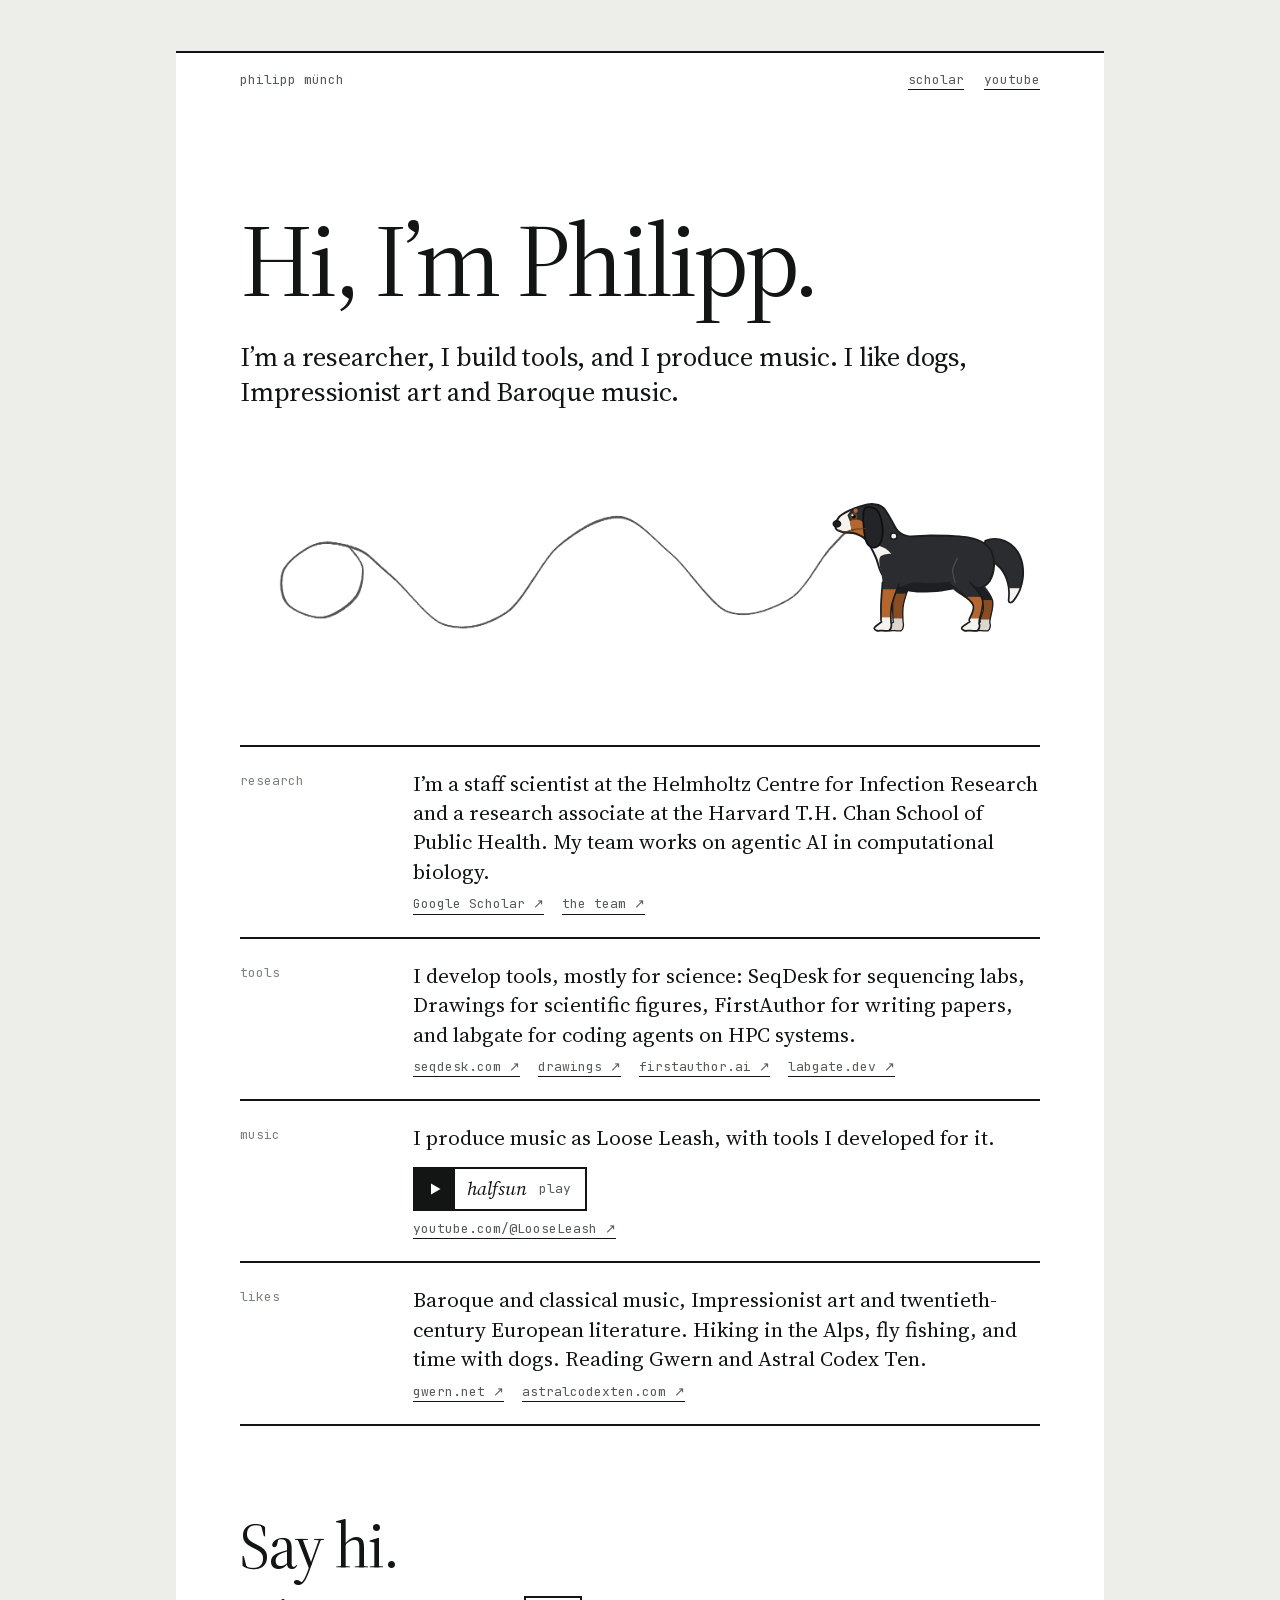
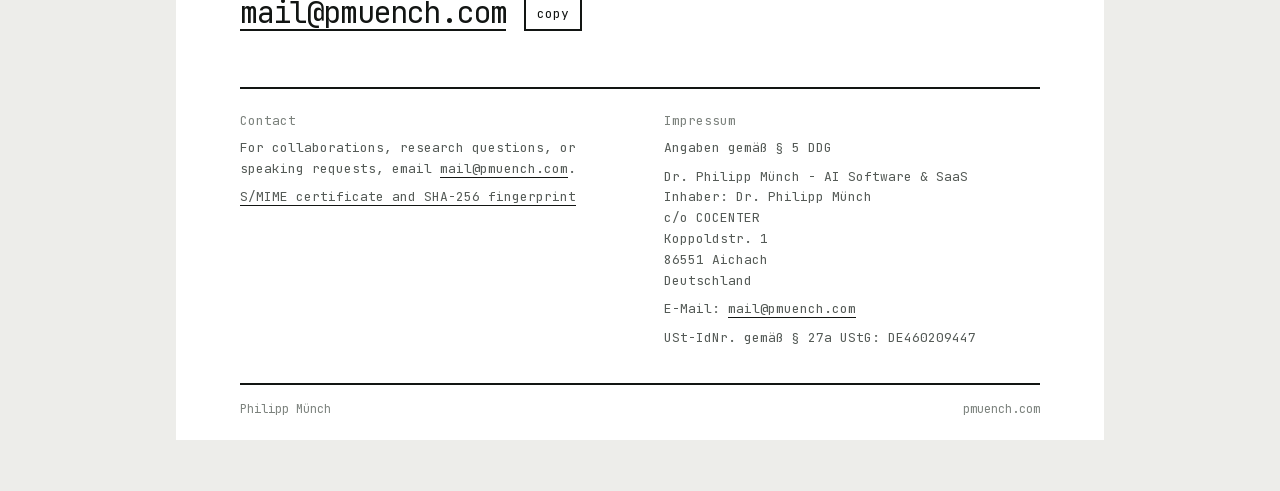
<file: index.html>
<!DOCTYPE html>
<html lang="en">
<head>
<meta charset="UTF-8">
<meta name="viewport" content="width=device-width, initial-scale=1">
<title>Philipp Münch</title>
<meta name="description" content="Philipp Münch: researcher, tool builder and music producer. Staff scientist at the Helmholtz Centre for Infection Research, research associate at the Harvard T.H. Chan School of Public Health.">
<meta property="og:title" content="Philipp Münch">
<meta property="og:description" content="I’m a researcher, I build tools, and I produce music.">
<meta property="og:type" content="website">
<meta property="og:url" content="https://pmuench.com/">
<style>
@font-face{font-family:'Inter';font-style:normal;font-weight:400 700;font-display:swap;src:url(fonts/Inter-normal-400-latin-ext.woff2) format('woff2');unicode-range:U+0100-02BA, U+02BD-02C5, U+02C7-02CC, U+02CE-02D7, U+02DD-02FF, U+0304, U+0308, U+0329, U+1D00-1DBF, U+1E00-1E9F, U+1EF2-1EFF, U+2020, U+20A0-20AB, U+20AD-20C0, U+2113, U+2C60-2C7F, U+A720-A7FF}
@font-face{font-family:'Inter';font-style:normal;font-weight:400 700;font-display:swap;src:url(fonts/Inter-normal-400-latin.woff2) format('woff2');unicode-range:U+0000-00FF, U+0131, U+0152-0153, U+02BB-02BC, U+02C6, U+02DA, U+02DC, U+0304, U+0308, U+0329, U+2000-206F, U+20AC, U+2122, U+2191, U+2193, U+2212, U+2215, U+FEFF, U+FFFD}
@font-face{font-family:'JetBrains Mono';font-style:normal;font-weight:400;font-display:swap;src:url(fonts/JetBrainsMono-normal-400-latin-ext.woff2) format('woff2');unicode-range:U+0100-02BA, U+02BD-02C5, U+02C7-02CC, U+02CE-02D7, U+02DD-02FF, U+0304, U+0308, U+0329, U+1D00-1DBF, U+1E00-1E9F, U+1EF2-1EFF, U+2020, U+20A0-20AB, U+20AD-20C0, U+2113, U+2C60-2C7F, U+A720-A7FF}
@font-face{font-family:'JetBrains Mono';font-style:normal;font-weight:400;font-display:swap;src:url(fonts/JetBrainsMono-normal-400-latin.woff2) format('woff2');unicode-range:U+0000-00FF, U+0131, U+0152-0153, U+02BB-02BC, U+02C6, U+02DA, U+02DC, U+0304, U+0308, U+0329, U+2000-206F, U+20AC, U+2122, U+2191, U+2193, U+2212, U+2215, U+FEFF, U+FFFD}
@font-face{font-family:'Source Serif 4';font-style:normal;font-weight:400 700;font-display:swap;src:url(fonts/SourceSerif4-normal-400-latin-ext.woff2) format('woff2');unicode-range:U+0100-02BA, U+02BD-02C5, U+02C7-02CC, U+02CE-02D7, U+02DD-02FF, U+0304, U+0308, U+0329, U+1D00-1DBF, U+1E00-1E9F, U+1EF2-1EFF, U+2020, U+20A0-20AB, U+20AD-20C0, U+2113, U+2C60-2C7F, U+A720-A7FF}
@font-face{font-family:'Source Serif 4';font-style:normal;font-weight:400 700;font-display:swap;src:url(fonts/SourceSerif4-normal-400-latin.woff2) format('woff2');unicode-range:U+0000-00FF, U+0131, U+0152-0153, U+02BB-02BC, U+02C6, U+02DA, U+02DC, U+0304, U+0308, U+0329, U+2000-206F, U+20AC, U+2122, U+2191, U+2193, U+2212, U+2215, U+FEFF, U+FFFD}
@font-face{font-family:'Source Serif 4';font-style:italic;font-weight:400 700;font-display:swap;src:url(fonts/SourceSerif4-italic-400-latin-ext.woff2) format('woff2');unicode-range:U+0100-02BA, U+02BD-02C5, U+02C7-02CC, U+02CE-02D7, U+02DD-02FF, U+0304, U+0308, U+0329, U+1D00-1DBF, U+1E00-1E9F, U+1EF2-1EFF, U+2020, U+20A0-20AB, U+20AD-20C0, U+2113, U+2C60-2C7F, U+A720-A7FF}
@font-face{font-family:'Source Serif 4';font-style:italic;font-weight:400 700;font-display:swap;src:url(fonts/SourceSerif4-italic-400-latin.woff2) format('woff2');unicode-range:U+0000-00FF, U+0131, U+0152-0153, U+02BB-02BC, U+02C6, U+02DA, U+02DC, U+0304, U+0308, U+0329, U+2000-206F, U+20AC, U+2122, U+2191, U+2193, U+2212, U+2215, U+FEFF, U+FFFD}
/* Layout: one quiet column. Ink rules between rows, mono labels in the margin, a pencil drawing beside each line. */
:root{
  --bg:#EDEDEA; --paper:#FFFFFF; --ink:#121513; --muted:#555B57; --faint:#7C827D; --pencil:#2E312F;
  --serif:"Source Serif 4",Georgia,serif; --ui:Inter,system-ui,-apple-system,"Segoe UI",sans-serif; --mono:"JetBrains Mono",ui-monospace,Menlo,monospace;
  --rule:2px solid var(--ink);
}
@media (prefers-color-scheme: dark){ :root:not([data-theme="light"]){ --bg:#0E100F; --paper:#161917; --ink:#EDEDEA; --muted:#A9AEA9; --faint:#858B86; --pencil:#D9DCD8; color-scheme:dark } }
:root[data-theme="dark"]{ --bg:#0E100F; --paper:#161917; --ink:#EDEDEA; --muted:#A9AEA9; --faint:#858B86; --pencil:#D9DCD8; color-scheme:dark }
@media (prefers-color-scheme: dark){ :root:not([data-theme="light"]) .dr{filter:invert(1) hue-rotate(180deg)} }
:root[data-theme="dark"] .dr{filter:invert(1) hue-rotate(180deg)}
*{box-sizing:border-box}
body{margin:0;background:var(--bg);color:var(--ink);font:400 17px/1.55 var(--ui);-webkit-font-smoothing:antialiased}
a{color:inherit;text-decoration:none;border-bottom:2px solid var(--ink)}
a:hover{background:var(--ink);color:var(--paper)}
a:focus-visible,button:focus-visible{outline:2px solid var(--ink);outline-offset:3px}
.wrap{max-width:960px;margin:0 auto;padding-block:clamp(16px,4vw,56px);padding-left:max(16px,env(safe-area-inset-left,0px));padding-right:max(16px,env(safe-area-inset-right,0px))}
.sheet{background:var(--paper);border-top:var(--rule);padding:0 clamp(20px,5vw,64px)}
.top{display:flex;flex-wrap:wrap;justify-content:space-between;gap:8px 24px;padding:18px 0;font:400 13px/1.4 var(--mono);color:var(--muted)}
.top nav{display:flex;flex-wrap:wrap;gap:6px 20px}
.top a{border-bottom-width:1px}
.hero{padding:clamp(36px,8vw,104px) 0 0}
.hero h1{font:400 clamp(46px,9.4vw,104px)/.94 var(--serif);letter-spacing:-.035em;margin:0;text-wrap:balance}
.hero p{font:400 clamp(20px,2.5vw,27px)/1.3 var(--serif);letter-spacing:-.008em;margin:clamp(18px,2.6vw,30px) 0 0;max-width:27em;color:var(--ink)}
.art{margin:clamp(14px,3vw,36px) 0 0}
.art img{display:block;width:100%;height:auto}
.lead{position:relative}
.dog{position:absolute;left:73.33%;top:5.56%;width:25.83%;height:auto}
.dr{max-width:100%;height:auto}.dr.sm{display:block;width:100%}
.hero p.cap{font:400 12px/1.4 var(--mono);letter-spacing:0;color:var(--faint);margin:6px 0 0;max-width:none;text-align:right}
.list{margin:clamp(28px,5vw,60px) 0 0}
.it{display:grid;grid-template-columns:8.5em minmax(0,1fr);gap:6px 28px;padding:clamp(16px,2.2vw,22px) 0;border-top:var(--rule)}
.it:last-child{border-bottom:var(--rule)}
.it .l{font:400 13px/1.9 var(--mono);color:var(--faint);align-self:start}
.it > div{align-self:start}
.it p{margin:0;font:400 clamp(18px,2vw,21px)/1.4 var(--serif);max-width:32em}
.it .more{font:400 13px/1.5 var(--mono);color:var(--muted);margin-top:8px;display:flex;flex-wrap:wrap;gap:6px 18px}
.it .more a{border-bottom-width:1px}
.play{display:inline-flex;align-items:center;gap:12px;margin-top:14px;border:var(--rule);padding-right:14px}
.play .ic{width:40px;height:40px;display:grid;place-items:center;background:var(--ink)}
.play .ic svg{fill:var(--paper)}
.play .tt{font:400 19px/1 var(--serif);font-style:italic}
.play .ts{font:400 13px/1 var(--mono);color:var(--muted)}
.yt{display:block;width:100%;max-width:520px;aspect-ratio:16/9;border:var(--rule);margin-top:14px}
.legal{display:grid;grid-template-columns:repeat(2,minmax(0,1fr));gap:24px 48px;border-top:var(--rule);padding:22px 0 26px;font:400 13px/1.6 var(--mono);color:var(--muted)}
.legal h3{font:400 13px/1.6 var(--mono);color:var(--faint);margin:0 0 6px}
.legal p,.legal address{margin:0 0 8px;font-style:normal}
.legal a{border-bottom-width:1px}
@media (max-width:600px){.legal{grid-template-columns:minmax(0,1fr)}}
.play:hover .ic{background:var(--paper)}.play:hover .ic svg{fill:var(--ink)}.play:hover .ts{color:inherit}
.hi{padding:clamp(40px,7vw,88px) 0 clamp(28px,5vw,56px)}
.hi h2{font:400 clamp(36px,6vw,64px)/1 var(--serif);letter-spacing:-.03em;margin:0}
.mail{display:flex;flex-wrap:wrap;align-items:center;gap:12px 18px;margin-top:18px}
.mail a{border-bottom-width:2px;font:500 clamp(17px,3vw,30px)/1.1 var(--mono);letter-spacing:-.045em;overflow-wrap:anywhere;user-select:all}
.mail button{font:400 13px/1 var(--mono);background:none;color:inherit;border:var(--rule);padding:9px 11px;cursor:pointer}
.mail button:hover{background:var(--ink);color:var(--paper)}
.foot{display:flex;flex-wrap:wrap;justify-content:space-between;gap:6px 24px;border-top:var(--rule);padding:16px 0 22px;font:400 12px/1.4 var(--mono);color:var(--faint)}
@media (max-width:600px){ .it{grid-template-columns:minmax(0,1fr)} .it .l{line-height:1.3} .dr.sm{width:150px} }
</style>
</head>
<body>
<div class="wrap"><div class="sheet">

<header class="top">
  <span>philipp münch</span>
  <nav aria-label="Elsewhere"><a href="https://scholar.google.com/citations?user=sJ_p3qwAAAAJ&hl=en">scholar</a><a href="https://www.youtube.com/@LooseLeash">youtube</a></nav>
</header>

<section class="hero">
  <h1>Hi, I’m Philipp.</h1>
  <p>I’m a researcher, I build tools, and I produce music. I like dogs, Impressionist art and Baroque music.</p>
  <div class="art"><div class="lead" role="img" aria-label="A Bernese mountain dog standing at the right, on a pencil-drawn leash that runs in loose loops across the page to a hand loop at the left."><img class="dr" src="leash.png" width="1890" height="567" alt=""><svg class="dog" viewBox="0 0 96 96" fill="none" stroke="#1B1C1E" stroke-width="0.9" stroke-linecap="round" stroke-linejoin="round" aria-hidden="true"><clipPath id="c1"><path d="M29.8 47.8C28.2 49.4 30.7 54.5 30.8 57.8C30.9 61.2 30.5 64.8 30.5 67.8C30.5 70.7 30.6 74 30.7 75.4C30.8 76.8 31 75.9 30.9 76.1C30.8 76.4 30.6 76.4 30 76.8C29.5 77.3 27.8 78.3 27.6 78.9C27.4 79.4 28.1 80 28.7 80.2C29.3 80.4 30.4 80.2 31.4 80.2C32.4 80.2 33.8 80.6 34.5 80.2C35.2 79.8 35.4 78.8 35.5 78C35.7 77.2 35.3 77 35.3 75.4C35.3 73.8 35 71 35.5 68.2C36 65.4 37.6 61.9 38.4 58.6C39.2 55.2 41.6 50 40.2 48.2C38.8 46.4 31.4 46.2 29.8 47.8Z"/></clipPath><path d="M29.8 47.8C28.2 49.4 30.7 54.5 30.8 57.8C30.9 61.2 30.5 64.8 30.5 67.8C30.5 70.7 30.6 74 30.7 75.4C30.8 76.8 31 75.9 30.9 76.1C30.8 76.4 30.6 76.4 30 76.8C29.5 77.3 27.8 78.3 27.6 78.9C27.4 79.4 28.1 80 28.7 80.2C29.3 80.4 30.4 80.2 31.4 80.2C32.4 80.2 33.8 80.6 34.5 80.2C35.2 79.8 35.4 78.8 35.5 78C35.7 77.2 35.3 77 35.3 75.4C35.3 73.8 35 71 35.5 68.2C36 65.4 37.6 61.9 38.4 58.6C39.2 55.2 41.6 50 40.2 48.2C38.8 46.4 31.4 46.2 29.8 47.8Z" fill="#1E1F22" stroke="none"/><g clip-path="url(#c1)" stroke="none"><rect x="0" y="63" width="96" height="11.5" fill="#8A4C22"/><rect x="0" y="74.5" width="96" height="30" fill="#DCD6CC"/></g><path d="M30.8 57.8C30.8 59.5 30.5 64.8 30.5 67.8C30.5 70.7 30.6 74 30.7 75.4C30.8 76.8 31 75.9 30.9 76.1C30.8 76.4 30.6 76.4 30 76.8C29.5 77.3 27.8 78.3 27.6 78.9C27.4 79.4 28.1 80 28.7 80.2C29.3 80.4 30.4 80.2 31.4 80.2C32.4 80.2 33.8 80.6 34.5 80.2C35.2 79.8 35.4 78.8 35.5 78C35.7 77.2 35.3 77 35.3 75.4C35.3 73.8 35 71 35.5 68.2C36 65.4 37.9 60.2 38.4 58.6" stroke="#1B1C1E" stroke-width="0.6"/><clipPath id="c2"><path d="M66.1 48.9C63.8 49.2 61.1 56.2 62.1 59.3C63.2 62.5 70.8 65.3 72.3 67.9C73.8 70.5 71.3 73.7 71.1 75.1C71 76.4 71.5 75.8 71.3 76.1C71.2 76.4 70.8 76.4 70.2 76.8C69.6 77.3 67.8 78.3 67.6 78.9C67.4 79.4 68.1 80 68.8 80.2C69.4 80.4 70.6 80.2 71.7 80.2C72.7 80.2 74.2 80.6 74.9 80.2C75.6 79.8 75.8 78.8 75.9 78C76.1 77.3 75.5 77.7 75.7 75.7C75.8 73.7 77.7 69.2 76.9 66.1C76.2 63 71.2 58.5 71.1 57.1C70.9 55.6 76.7 58.5 75.9 57.1C75.1 55.8 68.4 48.5 66.1 48.9Z"/></clipPath><path d="M66.1 48.9C63.8 49.2 61.1 56.2 62.1 59.3C63.2 62.5 70.8 65.3 72.3 67.9C73.8 70.5 71.3 73.7 71.1 75.1C71 76.4 71.5 75.8 71.3 76.1C71.2 76.4 70.8 76.4 70.2 76.8C69.6 77.3 67.8 78.3 67.6 78.9C67.4 79.4 68.1 80 68.8 80.2C69.4 80.4 70.6 80.2 71.7 80.2C72.7 80.2 74.2 80.6 74.9 80.2C75.6 79.8 75.8 78.8 75.9 78C76.1 77.3 75.5 77.7 75.7 75.7C75.8 73.7 77.7 69.2 76.9 66.1C76.2 63 71.2 58.5 71.1 57.1C70.9 55.6 76.7 58.5 75.9 57.1C75.1 55.8 68.4 48.5 66.1 48.9Z" fill="#1E1F22" stroke="none"/><g clip-path="url(#c2)" stroke="none"><rect x="0" y="66" width="96" height="9" fill="#8A4C22"/><rect x="0" y="75" width="96" height="30" fill="#DCD6CC"/></g><path d="M62.1 59.3C63.8 60.8 70.8 65.3 72.3 67.9C73.8 70.5 71.3 73.7 71.1 75.1C71 76.4 71.5 75.8 71.3 76.1C71.2 76.4 70.8 76.4 70.2 76.8C69.6 77.3 67.8 78.3 67.6 78.9C67.4 79.4 68.1 80 68.8 80.2C69.4 80.4 70.6 80.2 71.7 80.2C72.7 80.2 74.2 80.6 74.9 80.2C75.6 79.8 75.8 78.8 75.9 78C76.1 77.3 75.5 77.7 75.7 75.7C75.8 73.7 77.7 69.2 76.9 66.1C76.2 63 72 58.6 71.1 57.1" stroke="#1B1C1E" stroke-width="0.6"/><clipPath id="ct"><path d="M73.5 38.5C79 36 86.5 38.5 89.6 45.5C92.4 52 91.4 60.5 86.6 66.4C85.6 67.6 84.2 67.4 84.4 65.8C85.2 59.5 83.4 53.4 79 49.6C76.4 47.4 73.6 46.6 71.8 46.4Z"/></clipPath><path d="M73.5 38.5C79 36 86.5 38.5 89.6 45.5C92.4 52 91.4 60.5 86.6 66.4C85.6 67.6 84.2 67.4 84.4 65.8C85.2 59.5 83.4 53.4 79 49.6C76.4 47.4 73.6 46.6 71.8 46.4Z" fill="#2B2C30" stroke="none"/><g clip-path="url(#ct)" stroke="none"><rect x="0" y="60.5" width="96" height="20" fill="#F6F3EE"/></g><path d="M73.5 38.5C79 36 86.5 38.5 89.6 45.5C92.4 52 91.4 60.5 86.6 66.4C85.6 67.6 84.2 67.4 84.4 65.8C85.2 59.5 83.4 53.4 79 49.6C76.4 47.4 73.6 46.6 71.8 46.4Z" stroke="#1B1C1E" stroke-width="0.8"/><clipPath id="cb"><path d="M4 31C4.2 30 4.6 28.5 5.6 27.4C6.6 26.3 8.4 25.4 10 24.6C11.6 23.8 13.2 23.1 15 22.6C16.8 22.1 19.2 21.3 21 21.4C22.8 21.5 24.6 21.9 26 23C27.4 24.1 28.2 26.2 29.4 28C30.6 29.8 31.6 32.6 33 34C34.4 35.4 35.5 36.1 38 36.4C40.5 36.7 44.7 36 48 36C51.3 36 55 36 58 36.2C61 36.4 63.6 36.5 66 37C68.4 37.5 70.9 38.3 72.6 39.4C74.3 40.5 75.6 41.6 76.4 43.4C77.2 45.2 77.7 47.7 77.6 50C77.5 52.3 76.7 55.3 75.6 57C74.5 58.7 72.9 60 71 60.4C69.1 60.8 66.8 59.4 64 59.6C61.2 59.8 57.7 61 54 61.4C50.3 61.8 45.7 62.3 42 62C38.3 61.7 34.7 60.9 32 59.6C29.3 58.3 27.2 56.3 25.6 54C24 51.7 23.8 48.6 22.6 46C21.4 43.4 19.9 40.2 18.4 38.4C16.9 36.6 15.1 35.8 13.4 35.2C11.7 34.6 9.5 34.9 8 34.6C6.5 34.3 5.3 34 4.6 33.4C3.9 32.8 3.8 32 4 31Z"/></clipPath><path d="M4 31C4.2 30 4.6 28.5 5.6 27.4C6.6 26.3 8.4 25.4 10 24.6C11.6 23.8 13.2 23.1 15 22.6C16.8 22.1 19.2 21.3 21 21.4C22.8 21.5 24.6 21.9 26 23C27.4 24.1 28.2 26.2 29.4 28C30.6 29.8 31.6 32.6 33 34C34.4 35.4 35.5 36.1 38 36.4C40.5 36.7 44.7 36 48 36C51.3 36 55 36 58 36.2C61 36.4 63.6 36.5 66 37C68.4 37.5 70.9 38.3 72.6 39.4C74.3 40.5 75.6 41.6 76.4 43.4C77.2 45.2 77.7 47.7 77.6 50C77.5 52.3 76.7 55.3 75.6 57C74.5 58.7 72.9 60 71 60.4C69.1 60.8 66.8 59.4 64 59.6C61.2 59.8 57.7 61 54 61.4C50.3 61.8 45.7 62.3 42 62C38.3 61.7 34.7 60.9 32 59.6C29.3 58.3 27.2 56.3 25.6 54C24 51.7 23.8 48.6 22.6 46C21.4 43.4 19.9 40.2 18.4 38.4C16.9 36.6 15.1 35.8 13.4 35.2C11.7 34.6 9.5 34.9 8 34.6C6.5 34.3 5.3 34 4.6 33.4C3.9 32.8 3.8 32 4 31Z" fill="#2B2C30" stroke="none"/><g clip-path="url(#cb)" stroke="none"><path d="M2 26.6L8.6 24.4L10.6 29.4L12 36.5L2 36.5Z" fill="#F6F3EE"/><path d="M5.6 27.4L9 22.4L12.2 20.4L11 24.4L9.2 27Z" fill="#F6F3EE"/><path d="M10.6 29.4C12.6 28 15.6 28.2 17.6 30.6L18.4 36.5L12 36.5Z" fill="#B4662E"/></g><path d="M22.4 45C22.4 46.7 23.9 49.9 25 52C26.1 54.1 28 57.3 29 57.6C30 57.9 31.2 55.8 31 54C30.8 52.2 29 49 28 47C27 45 25.9 42.3 25 42C24.1 41.7 22.4 43.3 22.4 45Z" fill="#F6F3EE" stroke="none"/><g clip-path="url(#cb)" stroke="none"><path d="M19 40.5C23.5 39.6 29.4 42 31.6 47.4C33 51.6 32.4 57 30.2 62L19 62Z" fill="#F6F3EE"/></g><path d="M34 60.4C34.3 61.1 38.7 61.8 42 62C45.3 62.2 51 61.8 54 61.4C57 61 59.3 60 60 59.4C60.7 58.8 60 57.8 58 57.6C56 57.4 51 58.1 48 58.2C45 58.3 42.3 57.6 40 58C37.7 58.4 33.7 59.7 34 60.4Z" fill="#1E1F22" stroke="none"/><path d="M4 31C4.2 30 4.6 28.5 5.6 27.4C6.6 26.3 8.4 25.4 10 24.6C11.6 23.8 13.2 23.1 15 22.6C16.8 22.1 19.2 21.3 21 21.4C22.8 21.5 24.6 21.9 26 23C27.4 24.1 28.2 26.2 29.4 28C30.6 29.8 31.6 32.6 33 34C34.4 35.4 35.5 36.1 38 36.4C40.5 36.7 44.7 36 48 36C51.3 36 55 36 58 36.2C61 36.4 63.6 36.5 66 37C68.4 37.5 70.9 38.3 72.6 39.4C74.3 40.5 75.6 41.6 76.4 43.4C77.2 45.2 77.7 47.7 77.6 50C77.5 52.3 76.7 55.3 75.6 57C74.5 58.7 72.9 60 71 60.4C69.1 60.8 66.8 59.4 64 59.6C61.2 59.8 57.7 61 54 61.4C50.3 61.8 45.7 62.3 42 62C38.3 61.7 34.7 60.9 32 59.6C29.3 58.3 27.2 56.3 25.6 54C24 51.7 23.8 48.6 22.6 46C21.4 43.4 19.9 40.2 18.4 38.4C16.9 36.6 15.1 35.8 13.4 35.2C11.7 34.6 9.5 34.9 8 34.6C6.5 34.3 5.3 34 4.6 33.4C3.9 32.8 3.8 32 4 31Z" stroke="#1B1C1E" stroke-width="0.9"/><clipPath id="c3"><path d="M64 48.6C61.6 48.7 56.8 55.9 57.5 59.1C58.1 62.3 66.2 65.2 67.7 67.9C69.1 70.5 66.4 73.6 66.1 75C65.9 76.3 66.5 75.8 66.3 76.1C66.2 76.4 65.8 76.4 65.2 76.8C64.6 77.3 62.8 78.3 62.6 78.9C62.4 79.4 63.1 80 63.8 80.2C64.4 80.4 65.6 80.2 66.7 80.2C67.7 80.2 69.2 80.6 69.9 80.2C70.6 79.8 70.8 78.8 70.9 78C71.1 77.3 70.4 77.8 70.7 75.8C70.9 73.8 73 69.1 72.3 66.1C71.7 63.1 66.6 59 66.5 57.7C66.5 56.5 72.4 60.1 72 58.6C71.6 57.1 66.4 48.5 64 48.6Z"/></clipPath><path d="M64 48.6C61.6 48.7 56.8 55.9 57.5 59.1C58.1 62.3 66.2 65.2 67.7 67.9C69.1 70.5 66.4 73.6 66.1 75C65.9 76.3 66.5 75.8 66.3 76.1C66.2 76.4 65.8 76.4 65.2 76.8C64.6 77.3 62.8 78.3 62.6 78.9C62.4 79.4 63.1 80 63.8 80.2C64.4 80.4 65.6 80.2 66.7 80.2C67.7 80.2 69.2 80.6 69.9 80.2C70.6 79.8 70.8 78.8 70.9 78C71.1 77.3 70.4 77.8 70.7 75.8C70.9 73.8 73 69.1 72.3 66.1C71.7 63.1 66.6 59 66.5 57.7C66.5 56.5 72.4 60.1 72 58.6C71.6 57.1 66.4 48.5 64 48.6Z" fill="#2B2C30" stroke="none"/><g clip-path="url(#c3)" stroke="none"><rect x="0" y="64.5" width="96" height="10.0" fill="#B4662E"/><rect x="0" y="74.5" width="96" height="30" fill="#F6F3EE"/></g><path d="M57.5 59.1C59.2 60.5 66.2 65.2 67.7 67.9C69.1 70.5 66.4 73.6 66.1 75C65.9 76.3 66.5 75.8 66.3 76.1C66.2 76.4 65.8 76.4 65.2 76.8C64.6 77.3 62.8 78.3 62.6 78.9C62.4 79.4 63.1 80 63.8 80.2C64.4 80.4 65.6 80.2 66.7 80.2C67.7 80.2 69.2 80.6 69.9 80.2C70.6 79.8 70.8 78.8 70.9 78C71.1 77.3 70.4 77.8 70.7 75.8C70.9 73.8 73 69.1 72.3 66.1C71.7 63.1 67.5 59.1 66.5 57.7" stroke="#1B1C1E" stroke-width="0.8"/><path d="M60.6 46.6C60.2 47.5 58.6 50.1 58.4 52C58.2 53.9 59.4 57 59.6 58" stroke="#4A4B50" stroke-width="0.6"/><clipPath id="c4"><path d="M24.8 45.8C23.2 47.8 25.8 54.1 25.8 57.8C25.9 61.4 25.2 64.8 25.1 67.7C25 70.6 25.1 73.9 25.1 75.3C25.1 76.7 25.4 75.9 25.3 76.1C25.2 76.4 25 76.4 24.4 76.8C23.9 77.3 22.2 78.3 22 78.9C21.8 79.4 22.4 80 23.1 80.2C23.7 80.4 24.8 80.2 25.8 80.2C26.8 80.2 28.2 80.6 28.9 80.2C29.6 79.8 29.8 78.8 29.9 78C30.1 77.3 29.7 77.1 29.7 75.5C29.7 73.8 29.5 71.1 30.1 68.3C30.7 65.5 32.5 62.3 33.4 58.6C34.2 54.9 36.6 48.3 35.2 46.2C33.8 44 26.4 43.9 24.8 45.8Z"/></clipPath><path d="M24.8 45.8C23.2 47.8 25.8 54.1 25.8 57.8C25.9 61.4 25.2 64.8 25.1 67.7C25 70.6 25.1 73.9 25.1 75.3C25.1 76.7 25.4 75.9 25.3 76.1C25.2 76.4 25 76.4 24.4 76.8C23.9 77.3 22.2 78.3 22 78.9C21.8 79.4 22.4 80 23.1 80.2C23.7 80.4 24.8 80.2 25.8 80.2C26.8 80.2 28.2 80.6 28.9 80.2C29.6 79.8 29.8 78.8 29.9 78C30.1 77.3 29.7 77.1 29.7 75.5C29.7 73.8 29.5 71.1 30.1 68.3C30.7 65.5 32.5 62.3 33.4 58.6C34.2 54.9 36.6 48.3 35.2 46.2C33.8 44 26.4 43.9 24.8 45.8Z" fill="#2B2C30" stroke="none"/><g clip-path="url(#c4)" stroke="none"><rect x="0" y="61" width="96" height="13" fill="#B4662E"/><rect x="0" y="74" width="96" height="30" fill="#F6F3EE"/></g><path d="M25.8 57.8C25.7 59.4 25.2 64.8 25.1 67.7C25 70.6 25.1 73.9 25.1 75.3C25.1 76.7 25.4 75.9 25.3 76.1C25.2 76.4 25 76.4 24.4 76.8C23.9 77.3 22.2 78.3 22 78.9C21.8 79.4 22.4 80 23.1 80.2C23.7 80.4 24.8 80.2 25.8 80.2C26.8 80.2 28.2 80.6 28.9 80.2C29.6 79.8 29.8 78.8 29.9 78C30.1 77.3 29.7 77.1 29.7 75.5C29.7 73.8 29.5 71.1 30.1 68.3C30.7 65.5 32.8 60.2 33.4 58.6" stroke="#1B1C1E" stroke-width="0.8"/><path d="M17.6 23.4C18.6 22.1 21.7 22.8 23 24C24.3 25.2 25.2 28.3 25.6 30.6C26 32.9 25.9 36.2 25.4 38C24.9 39.8 23.5 41.3 22.4 41.6C21.3 41.9 19.5 41.3 18.6 39.6C17.7 37.9 17.2 34.3 17 31.6C16.8 28.9 16.6 24.7 17.6 23.4Z" fill="#232427" stroke="#0E0F10" stroke-width="0.8"/><path d="M8 34.6C8.7 34.4 10.7 33.5 12.4 33.2C14.1 32.9 17.1 32.9 18 32.8" stroke="#5A3A22" stroke-width="0.45"/><circle cx="13.3" cy="24.5" r="1" fill="#B4662E" stroke="none"/><circle cx="12.4" cy="27.2" r="1.7" fill="#6A4424" stroke="none"/><circle cx="12.4" cy="27.2" r="1" fill="#0E0F10" stroke="none"/><circle cx="11.8" cy="26.6" r="0.5" fill="#FFFFFF" stroke="none"/><ellipse cx="4.6" cy="30.6" rx="1.8" ry="1.5" fill="#1B1C1E" stroke="#0E0F10" stroke-width="0.5"/><path d="M5.4 33.4C8 34.6 10.6 34.4 12.2 33.6" stroke="#5A3A22" stroke-width="0.5"/><circle cx="31" cy="36.3" r="1.5" fill="#F6F3EE" stroke="#1B1C1E" stroke-width="0.7"/></svg></div></div>
</section>

<section class="list" aria-label="A few things about me">
  <div class="it"><span class="l">research</span><div><p>I’m a staff scientist at the Helmholtz Centre for Infection Research and a research associate at the Harvard T.H. Chan School of Public Health. My team works on agentic AI in computational biology.</p><div class="more"><a href="https://scholar.google.com/citations?user=sJ_p3qwAAAAJ&hl=en">Google Scholar ↗</a><a href="https://www.helmholtz-hzi.de/en/research/research-groups/details/computational-biology-for-infection-research/#further-groups">the team ↗</a></div></div></div>
  <div class="it"><span class="l">tools</span><div><p>I develop tools, mostly for science: SeqDesk for sequencing labs, Drawings for scientific figures, FirstAuthor for writing papers, and labgate for coding agents on HPC systems.</p><div class="more"><a href="https://seqdesk.com">seqdesk.com ↗</a><a href="https://ongoingscience.com/drawings">drawings ↗</a><a href="https://firstauthor.ai">firstauthor.ai ↗</a><a href="https://labgate.dev">labgate.dev ↗</a></div></div></div>
  <div class="it"><span class="l">music</span><div><p>I produce music as Loose Leash, with tools I developed for it.</p><a class="play" href="https://www.youtube.com/watch?v=AvLviFXrZVs" aria-label="Play halfsun by Loose Leash on YouTube"><span class="ic" aria-hidden="true"><svg viewBox="0 0 16 16" width="16" height="16"><path d="M4 2.5v11l9.5-5.5z"/></svg></span><span class="tt">halfsun</span><span class="ts">play</span></a><div class="more"><a href="https://www.youtube.com/@LooseLeash">youtube.com/@LooseLeash ↗</a></div></div></div>
  <div class="it"><span class="l">likes</span><div><p>Baroque and classical music, Impressionist art and twentieth-century European literature. Hiking in the Alps, fly fishing, and time with dogs. Reading Gwern and Astral Codex Ten.</p><div class="more"><a href="https://gwern.net">gwern.net ↗</a><a href="https://www.astralcodexten.com">astralcodexten.com ↗</a></div></div></div>
</section>

<section class="hi" id="hi">
  <h2>Say hi.</h2>
  <div class="mail"><a id="addr" href="mailto:mail@pmuench.com">mail@pmuench.com</a><button type="button" id="copy">copy</button></div>
</section>

<section class="legal" id="impressum" aria-label="Contact and legal notice">
  <div><h3>Contact</h3><p>For collaborations, research questions, or speaking requests, email <a href="mailto:mail@pmuench.com">mail@pmuench.com</a>.</p><p><a href="/certs/">S/MIME certificate and SHA-256 fingerprint</a></p></div>
  <div lang="de"><h3>Impressum</h3><p>Angaben gemäß § 5 DDG</p><address>Dr. Philipp Münch - AI Software &amp; SaaS<br>Inhaber: Dr. Philipp Münch<br>c/o COCENTER<br>Koppoldstr. 1<br>86551 Aichach<br>Deutschland</address><p>E-Mail: <a href="mailto:mail@pmuench.com">mail@pmuench.com</a></p><p>USt-IdNr. gemäß § 27a UStG: DE460209447</p></div>
</section>
<footer class="foot"><span>Philipp Münch</span><span>pmuench.com</span></footer>

</div></div>

<script>
(function(){
  var b=document.getElementById('copy'), a=document.getElementById('addr');
  b.addEventListener('click',function(){
    function sel(){ var r=document.createRange(); r.selectNodeContents(a); var s=getSelection(); s.removeAllRanges(); s.addRange(r); b.textContent='selected'; }
    try{ navigator.clipboard.writeText(a.textContent).then(function(){ b.textContent='copied'; },sel); }catch(e){ sel(); }
    setTimeout(function(){ b.textContent='copy'; },1800);
  });
  var p=document.querySelector('.play');
  p.addEventListener('click',function(e){
    if(e.metaKey||e.ctrlKey||e.shiftKey||e.altKey) return;
    e.preventDefault();
    var f=document.createElement('iframe');
    f.className='yt'; f.title='halfsun by Loose Leash';
    f.src='https://www.youtube-nocookie.com/embed/AvLviFXrZVs?autoplay=1&rel=0';
    f.allow='autoplay; encrypted-media; picture-in-picture'; f.allowFullscreen=true;
    p.replaceWith(f);
  });
})();
</script>
</body>
</html>
</file>
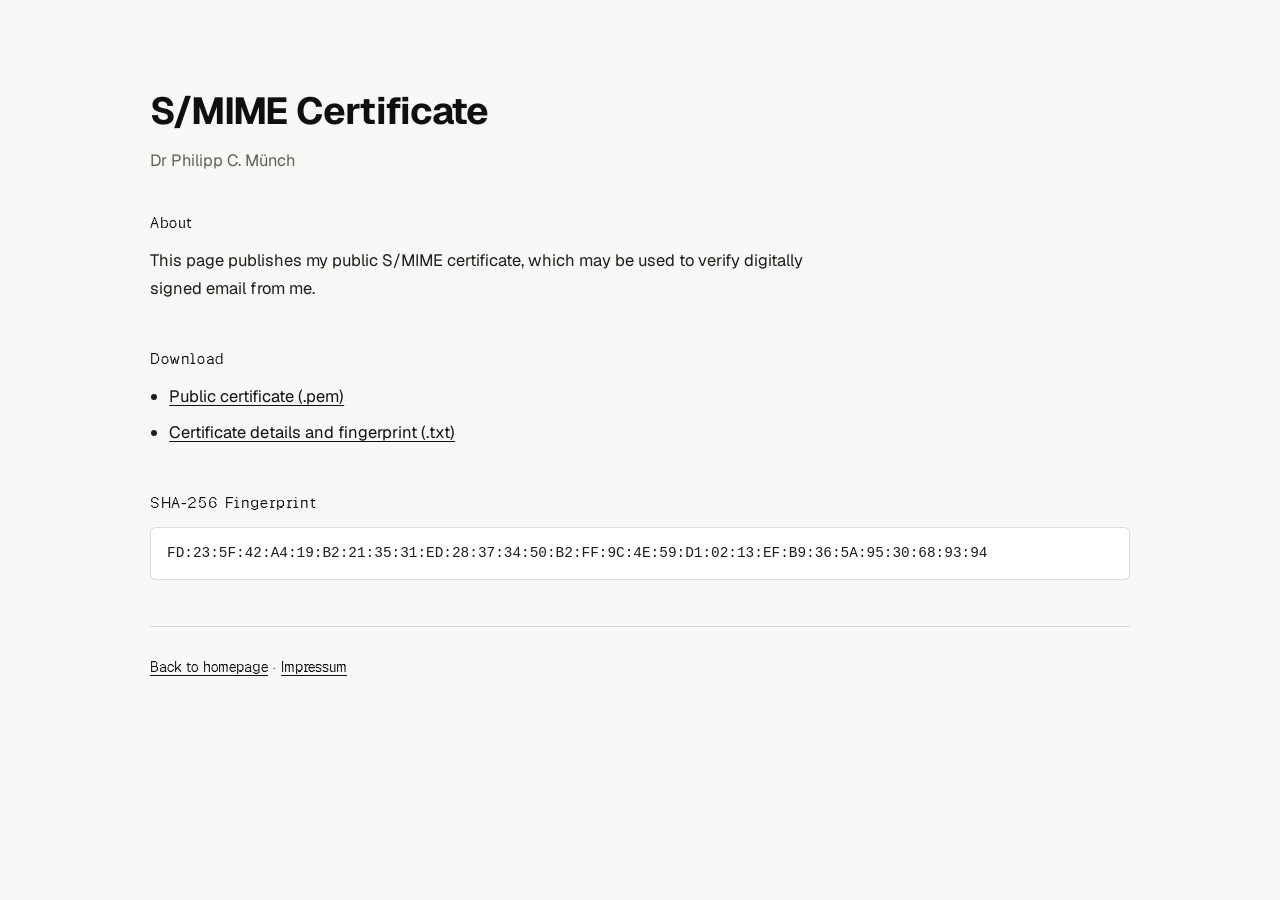
<file: certs/index.html>
<!DOCTYPE html>
<html lang="en">
<head>
  <meta charset="UTF-8">
  <meta name="viewport" content="width=device-width, initial-scale=1">
  <title>S/MIME Certificate - Dr Philipp C. Münch</title>
  <link rel="stylesheet" href="../style.css">
</head>
<body>
  <main class="page">
    <header class="intro">
      <h1>S/MIME Certificate</h1>
      <p class="role">Dr Philipp C. Münch</p>
    </header>

    <section aria-labelledby="about-heading">
      <h2 id="about-heading">About</h2>
      <p>
        This page publishes my public S/MIME certificate, which may be used to
        verify digitally signed email from me.
      </p>
    </section>

    <section aria-labelledby="download-heading">
      <h2 id="download-heading">Download</h2>
      <ul>
        <li><a href="dr-philipp-c-muench-smime.pem">Public certificate (.pem)</a></li>
        <li><a href="dr-philipp-c-muench-smime-fingerprint.txt">Certificate details and fingerprint (.txt)</a></li>
      </ul>
    </section>

    <section aria-labelledby="fingerprint-heading">
      <h2 id="fingerprint-heading">SHA-256 Fingerprint</h2>
      <p class="fingerprint">
        <code>FD:23:5F:42:A4:19:B2:21:<wbr>35:31:ED:28:37:34:50:B2:<wbr>FF:9C:4E:59:D1:02:13:EF:<wbr>B9:36:5A:95:30:68:93:94</code>
      </p>
    </section>

    <footer>
      <p><a href="/">Back to homepage</a> · <a href="/#impressum">Impressum</a></p>
    </footer>
  </main>
</body>
</html>
</file>
<file: style.css>
@font-face {
  font-family: "Geist";
  src: url("fonts/Geist-Variable.woff2") format("woff2");
  font-weight: 100 900;
  font-display: swap;
}

@font-face {
  font-family: "Geist Pixel";
  src: url("fonts/GeistPixel-Square.woff2") format("woff2");
  font-weight: 400;
  font-display: swap;
}

:root {
  color-scheme: light;
  --background: #f8f8f6;
  --text: #1d1d1b;
  --heading: #0f0f0e;
  --muted: #5f5f59;
  --soft: #7a7a72;
  --rule: rgba(15, 15, 14, 0.14);
  --link: #111110;
  --link-hover: #000000;
  --project-bg: #f8f8f6;
  --project-text: #3b3b37;
  --project-heading: #0f0f0e;
  --project-rule: rgba(15, 15, 14, 0.13);
  --accent-green: #92a097;
  --accent-blue: #b8c9cf;
  --accent-forest: #223328;
  --font-sans: "Geist", ui-sans-serif, -apple-system, BlinkMacSystemFont, "Segoe UI", Roboto, Helvetica, Arial, sans-serif;
  --font-pixel: "Geist Pixel", ui-monospace, SFMono-Regular, Consolas, "Liberation Mono", Menlo, monospace;
}

* {
  box-sizing: border-box;
}

html {
  min-height: 100%;
}

body {
  min-height: 100%;
  margin: 0;
  background: var(--background);
  color: var(--text);
  font-family: var(--font-sans);
  font-size: 16.5px;
  line-height: 1.68;
  -webkit-font-smoothing: antialiased;
}

.page {
  width: min(100% - 48px, 760px);
  margin: 0 auto;
  padding: 88px 0 44px;
}

.hero {
  padding-bottom: 44px;
  border-bottom: 1px solid var(--rule);
  margin-bottom: 44px;
}

.intro {
  margin-bottom: 38px;
}

.hero .about-section {
  margin-bottom: 0;
}

.intro-visual {
  width: min(100%, 280px);
  margin: 34px 0 0;
}

.intro-visual img {
  display: block;
  width: 100%;
  height: auto;
  aspect-ratio: 4 / 5;
  object-fit: cover;
  object-position: center bottom;
  border: 1px solid rgba(15, 15, 14, 0.14);
  border-radius: 8px;
  filter: grayscale(1) contrast(1.04) brightness(0.98);
  box-shadow: 0 18px 44px rgba(0, 0, 0, 0.12);
  transition: border-color 900ms ease, box-shadow 900ms ease, filter 1200ms ease;
}

.hero:hover .intro-visual img,
.hero:focus-within .intro-visual img {
  border-color: rgba(184, 201, 207, 0.26);
  filter: grayscale(0.72) saturate(0.72) contrast(1.02) brightness(0.98);
  box-shadow: 0 18px 44px rgba(0, 0, 0, 0.15), 0 0 0 1px rgba(146, 160, 151, 0.1);
}

h1,
h2,
p {
  margin-top: 0;
}

h1 {
  margin-bottom: 14px;
  color: var(--heading);
  font-size: 2.35rem;
  line-height: 1.2;
  font-weight: 700;
  letter-spacing: -0.02em;
}

h2 {
  margin-bottom: 14px;
  color: var(--heading);
  font-family: var(--font-pixel);
  font-size: 0.92rem;
  line-height: 1.4;
  font-weight: 400;
  letter-spacing: 0.04em;
}

h3 {
  margin: 0 0 4px;
  color: var(--heading);
  font-size: 1.02rem;
  line-height: 1.4;
  font-weight: 650;
  letter-spacing: -0.01em;
}

section {
  margin-bottom: 46px;
}

p {
  max-width: 64ch;
  margin-bottom: 16px;
}

ul {
  max-width: 64ch;
  margin: 0 0 16px;
  padding-left: 1.2rem;
}

li {
  margin-bottom: 8px;
}

.project-list {
  max-width: 64ch;
  border-top: 1px solid var(--rule);
}

.project {
  padding: 20px 0;
  border-bottom: 1px solid var(--rule);
}

.project p {
  margin-bottom: 0;
  color: var(--muted);
}

.publication-list .publication {
  padding: 14px 0;
}

.publication-list h3 {
  font-size: 0.96rem;
}

.publication-list p {
  font-size: 0.94rem;
  line-height: 1.58;
}

.publications-section {
  max-width: 64ch;
}

.publication-meta {
  color: var(--heading);
  font-weight: 600;
}

.section-note {
  font-family: var(--font-pixel);
  font-size: 0.92rem;
  margin-top: 16px;
  color: var(--muted);
}

.about-section {
  max-width: 64ch;
}

.section-grid,
.legal-grid {
  margin-bottom: 46px;
}

.section-grid > section,
.legal-grid > section {
  margin-bottom: 0;
}

.legal-grid > section + section {
  max-width: 64ch;
  margin-top: 24px;
  padding-top: 24px;
  border-top: 1px solid var(--rule);
}

.projects-section {
  max-width: 64ch;
  padding: 0;
  color: var(--project-text);
}

.projects-section h2,
.projects-section h3,
.projects-section a {
  color: var(--project-heading);
}

.projects-section a:hover,
.projects-section a:focus-visible {
  color: var(--link-hover);
  text-decoration-color: currentColor;
}

.projects-section .project-list {
  border-top-color: var(--project-rule);
}

.projects-section .project {
  border-bottom-color: var(--project-rule);
}

.project-menu-item {
  width: 100%;
  border: 0;
  border-bottom: 1px solid var(--project-rule);
  background: transparent;
  color: inherit;
  font: inherit;
  text-align: left;
  display: grid;
  grid-template-columns: 86px minmax(0, 1fr) auto;
  gap: 20px;
  align-items: start;
  cursor: pointer;
  appearance: none;
}

.project-menu-item:focus-visible {
  outline: none;
}

.project-menu-item:focus-visible .project-icon {
  outline: 1px solid rgba(15, 15, 14, 0.34);
  outline-offset: 3px;
}

.project-copy {
  display: block;
  min-width: 0;
}

.project-title {
  display: block;
  margin-bottom: 4px;
  color: var(--project-heading);
  font-size: 1.02rem;
  line-height: 1.4;
  font-weight: 650;
  letter-spacing: -0.01em;
}

.project-domain {
  display: inline-flex;
  align-items: baseline;
  gap: 1px;
}

.project-tld {
  font-family: var(--font-pixel);
  font-size: 0.74em;
  font-weight: 400;
  letter-spacing: 0.02em;
}

.project-teaser {
  display: block;
  max-width: none;
  color: var(--project-text);
  line-height: 1.58;
}

.project-affordance {
  align-self: start;
  margin-top: 3px;
  color: var(--soft);
  font-family: var(--font-pixel);
  font-size: 0.7rem;
  line-height: 1.5;
  letter-spacing: 0.04em;
}

.project-menu-item:hover .project-affordance,
.project-menu-item:focus-visible .project-affordance {
  color: var(--heading);
}

.project-icon {
  display: block;
  width: 86px;
  height: 86px;
}

.project-logo {
  flex: 0 0 auto;
  border: 0;
  object-fit: cover;
  box-shadow: none;
}

.project-modal {
  width: min(100% - 32px, 560px);
  max-height: min(80vh, 680px);
  margin: auto;
  padding: 30px;
  overflow: auto;
  border: 1px solid rgba(15, 15, 14, 0.16);
  border-radius: 8px;
  background: var(--background);
  color: var(--text);
  box-shadow: 0 26px 90px rgba(15, 15, 14, 0.18);
}

.project-modal:not([open]) {
  display: none;
}

.project-modal::backdrop {
  background: rgba(15, 15, 14, 0.22);
}

.project-modal-close {
  position: absolute;
  top: 14px;
  right: 14px;
  width: 30px;
  height: 30px;
  border: 0;
  background: transparent;
  color: var(--project-heading);
  cursor: pointer;
}

.project-modal-close::before,
.project-modal-close::after {
  position: absolute;
  top: 50%;
  left: 50%;
  width: 16px;
  height: 1px;
  content: "";
  background: currentColor;
  transform: translate(-50%, -50%) rotate(45deg);
}

.project-modal-close::after {
  transform: translate(-50%, -50%) rotate(-45deg);
}

.project-modal-close:focus-visible {
  outline: 1px solid rgba(15, 15, 14, 0.42);
  outline-offset: 2px;
}

.project-detail-header {
  display: grid;
  grid-template-columns: 64px minmax(0, 1fr);
  gap: 16px;
  align-items: center;
  margin-bottom: 18px;
  padding-right: 28px;
}

.project-detail-icon {
  display: block;
  width: 64px;
  height: 64px;
  object-fit: cover;
}

.project-kicker {
  margin-bottom: 2px;
  color: var(--soft);
  font-family: var(--font-pixel);
  font-size: 0.72rem;
  line-height: 1.4;
  letter-spacing: 0.04em;
}

.project-detail h3 {
  margin-bottom: 0;
}

.project-detail p {
  max-width: none;
  margin-bottom: 12px;
  color: var(--project-text);
  font-size: 0.91rem;
  line-height: 1.58;
}

.project-points {
  max-width: none;
  margin-bottom: 12px;
  color: var(--project-text);
  font-size: 0.88rem;
  line-height: 1.5;
}

.project-points li {
  margin-bottom: 4px;
}

.project-link {
  font-family: var(--font-pixel);
  font-size: 0.8rem;
  line-height: 1.45;
}

.project-action {
  display: inline-flex;
  align-items: center;
  min-height: 34px;
  padding: 7px 11px;
  border: 1px solid var(--heading);
  border-radius: 5px;
  background: var(--heading);
  color: var(--background) !important;
  text-decoration: none;
}

.project-action:hover,
.project-action:focus-visible {
  background: var(--link-hover);
  color: var(--background) !important;
}

.projects-section p,
.projects-section .project p {
  color: var(--project-text);
}

.side-section {
  max-width: 64ch;
}

.cv-section {
  max-width: 64ch;
}

.cv-group {
  margin-top: 24px;
}

.cv-group h3 {
  margin-bottom: 10px;
  font-family: var(--font-pixel);
  font-size: 0.86rem;
  line-height: 1.45;
  font-weight: 400;
  letter-spacing: 0.04em;
}

.cv-list {
  border-top: 1px solid var(--rule);
}

.cv-item {
  display: grid;
  grid-template-columns: 10rem 1fr;
  gap: 18px;
  padding: 13px 0;
  border-bottom: 1px solid var(--rule);
}

.cv-date {
  color: var(--muted);
  font-family: var(--font-pixel);
  font-size: 0.78rem;
  line-height: 1.55;
}

.cv-item p,
.cv-inline {
  margin-bottom: 0;
  color: var(--muted);
  font-size: 0.94rem;
  line-height: 1.58;
}

.cv-item strong {
  color: var(--heading);
  font-weight: 650;
}

.legal-grid {
  padding-top: 28px;
  border-top: 1px solid var(--rule);
}

.imprint,
.contact-section {
  max-width: 64ch;
  color: var(--muted);
  font-size: 0.86rem;
  line-height: 1.6;
}

.imprint h2,
.contact-section h2 {
  margin-bottom: 12px;
  color: var(--heading);
}

.imprint address {
  margin: 0 0 12px;
  font-style: normal;
}

.imprint p,
.contact-section p {
  max-width: 64ch;
  margin-bottom: 12px;
}

.imprint p:last-child,
.contact-section p:last-child {
  margin-bottom: 0;
}

.fingerprint {
  max-width: 100%;
  margin: 0 0 16px;
  padding: 14px 16px;
  overflow-x: auto;
  border: 1px solid var(--rule);
  border-radius: 6px;
  background: #ffffff;
  color: var(--text);
  font: 0.9rem/1.6 ui-monospace, SFMono-Regular, Consolas, "Liberation Mono", Menlo, monospace;
}

.fingerprint code {
  font: inherit;
}

.role {
  color: var(--muted);
  font-size: 1.02rem;
  margin-bottom: 0;
}

.role a {
  color: inherit;
  text-decoration-color: transparent;
}

.role a:hover,
.role a:focus-visible {
  color: var(--link);
  text-decoration-color: currentColor;
}

a {
  color: var(--link);
  text-decoration-thickness: 1px;
  text-underline-offset: 0.18em;
}

a:hover,
a:focus-visible {
  color: var(--link-hover);
}

a:focus-visible {
  outline: 1px solid rgba(184, 201, 207, 0.72);
  outline-offset: 3px;
}

footer {
  padding-top: 28px;
  border-top: 1px solid var(--rule);
  color: var(--muted);
  font-family: var(--font-pixel);
  font-size: 0.9rem;
}

footer p {
  margin-bottom: 0;
}

@media (max-width: 560px) {
  body {
    font-size: 16px;
  }

  .page {
    width: min(100% - 28px, 760px);
    padding-top: 48px;
  }

  h1 {
    font-size: 1.85rem;
  }

  .project-menu-item {
    grid-template-columns: 72px minmax(0, 1fr);
    gap: 16px;
  }

  .project-icon {
    width: 72px;
    height: 72px;
  }

  .project-affordance {
    grid-column: 2;
    margin-top: -6px;
  }

  .projects-section {
    margin-left: 0;
    margin-right: 0;
  }

  .cv-item {
    grid-template-columns: 1fr;
    gap: 4px;
  }
}

@media (min-width: 860px) {
  .page {
    width: min(100% - 64px, 980px);
  }

  .section-note {
    max-width: 64ch;
  }

  .hero {
    display: grid;
    grid-template-columns: minmax(0, 1fr) 280px;
    gap: 56px;
    align-items: start;
  }

  .hero-copy {
    max-width: 64ch;
  }

  .intro-visual {
    justify-self: end;
    margin: 0;
  }

  .intro-visual img {
    aspect-ratio: 5 / 7;
    height: 392px;
  }

  .section-grid {
    display: block;
  }

  .section-grid .projects-section,
  .section-grid .project-list,
  .section-grid p {
    max-width: none;
  }

  .projects-section .project-list {
    display: grid;
    grid-template-columns: repeat(2, minmax(0, 1fr));
  }

  .projects-section .project {
    padding: 18px 0;
  }

  .projects-section .project:nth-child(odd) {
    padding-right: 22px;
    border-right: 1px solid var(--project-rule);
  }

  .projects-section .project:nth-child(even) {
    padding-left: 22px;
  }

  .projects-section .project:nth-last-child(-n+2) {
    border-bottom: 0;
  }

  .cv-section {
    display: grid;
    grid-template-columns: minmax(0, 1.08fr) minmax(0, 0.92fr);
    gap: 0 42px;
    max-width: none;
  }

  .cv-section > h2 {
    grid-column: 1 / -1;
  }

  .cv-group {
    margin-top: 0;
    margin-bottom: 28px;
  }

  .cv-group:first-of-type {
    grid-row: 2 / span 3;
  }

  .cv-item {
    grid-template-columns: 7.6rem 1fr;
    gap: 14px;
    padding: 11px 0;
  }

  .cv-date {
    font-size: 0.74rem;
  }

  .cv-item p,
  .cv-inline {
    font-size: 0.91rem;
  }

  .legal-grid .imprint,
  .legal-grid .contact-section,
  .legal-grid p {
    max-width: 64ch;
  }
}
</file>
